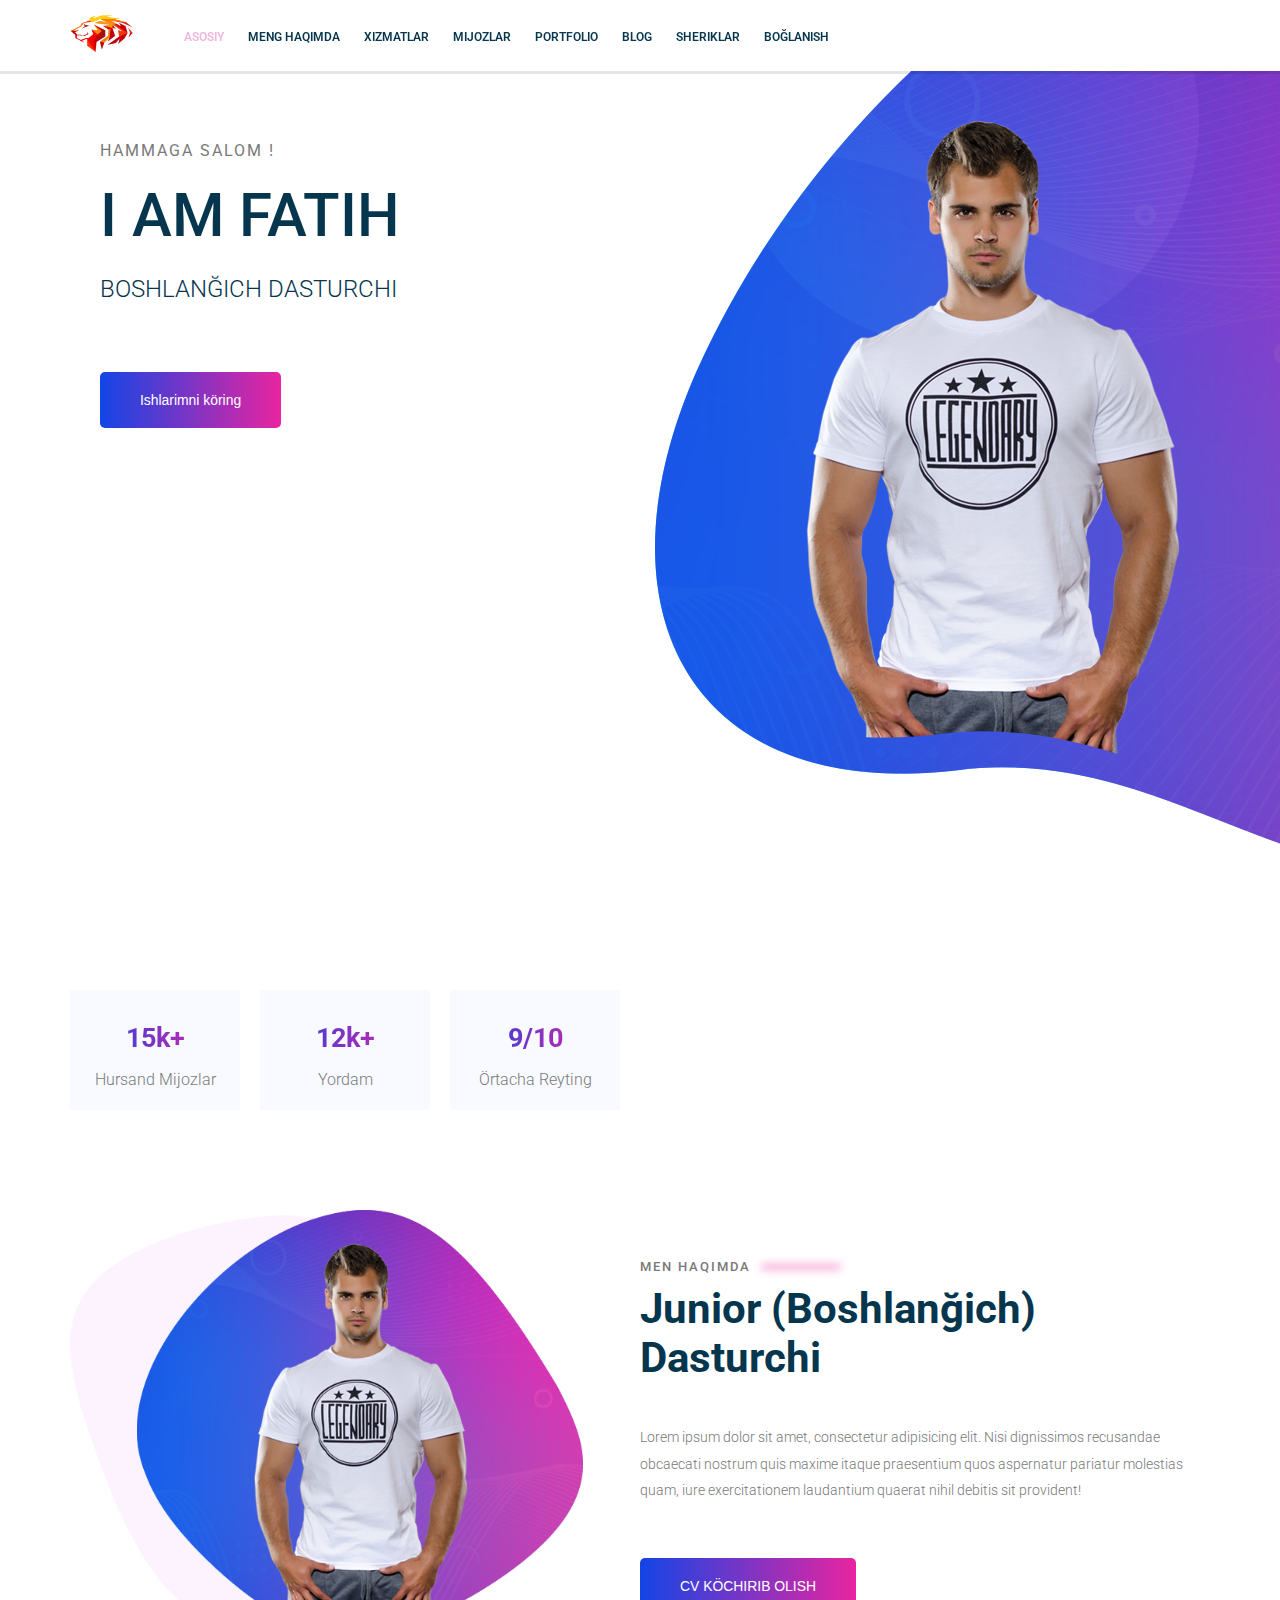
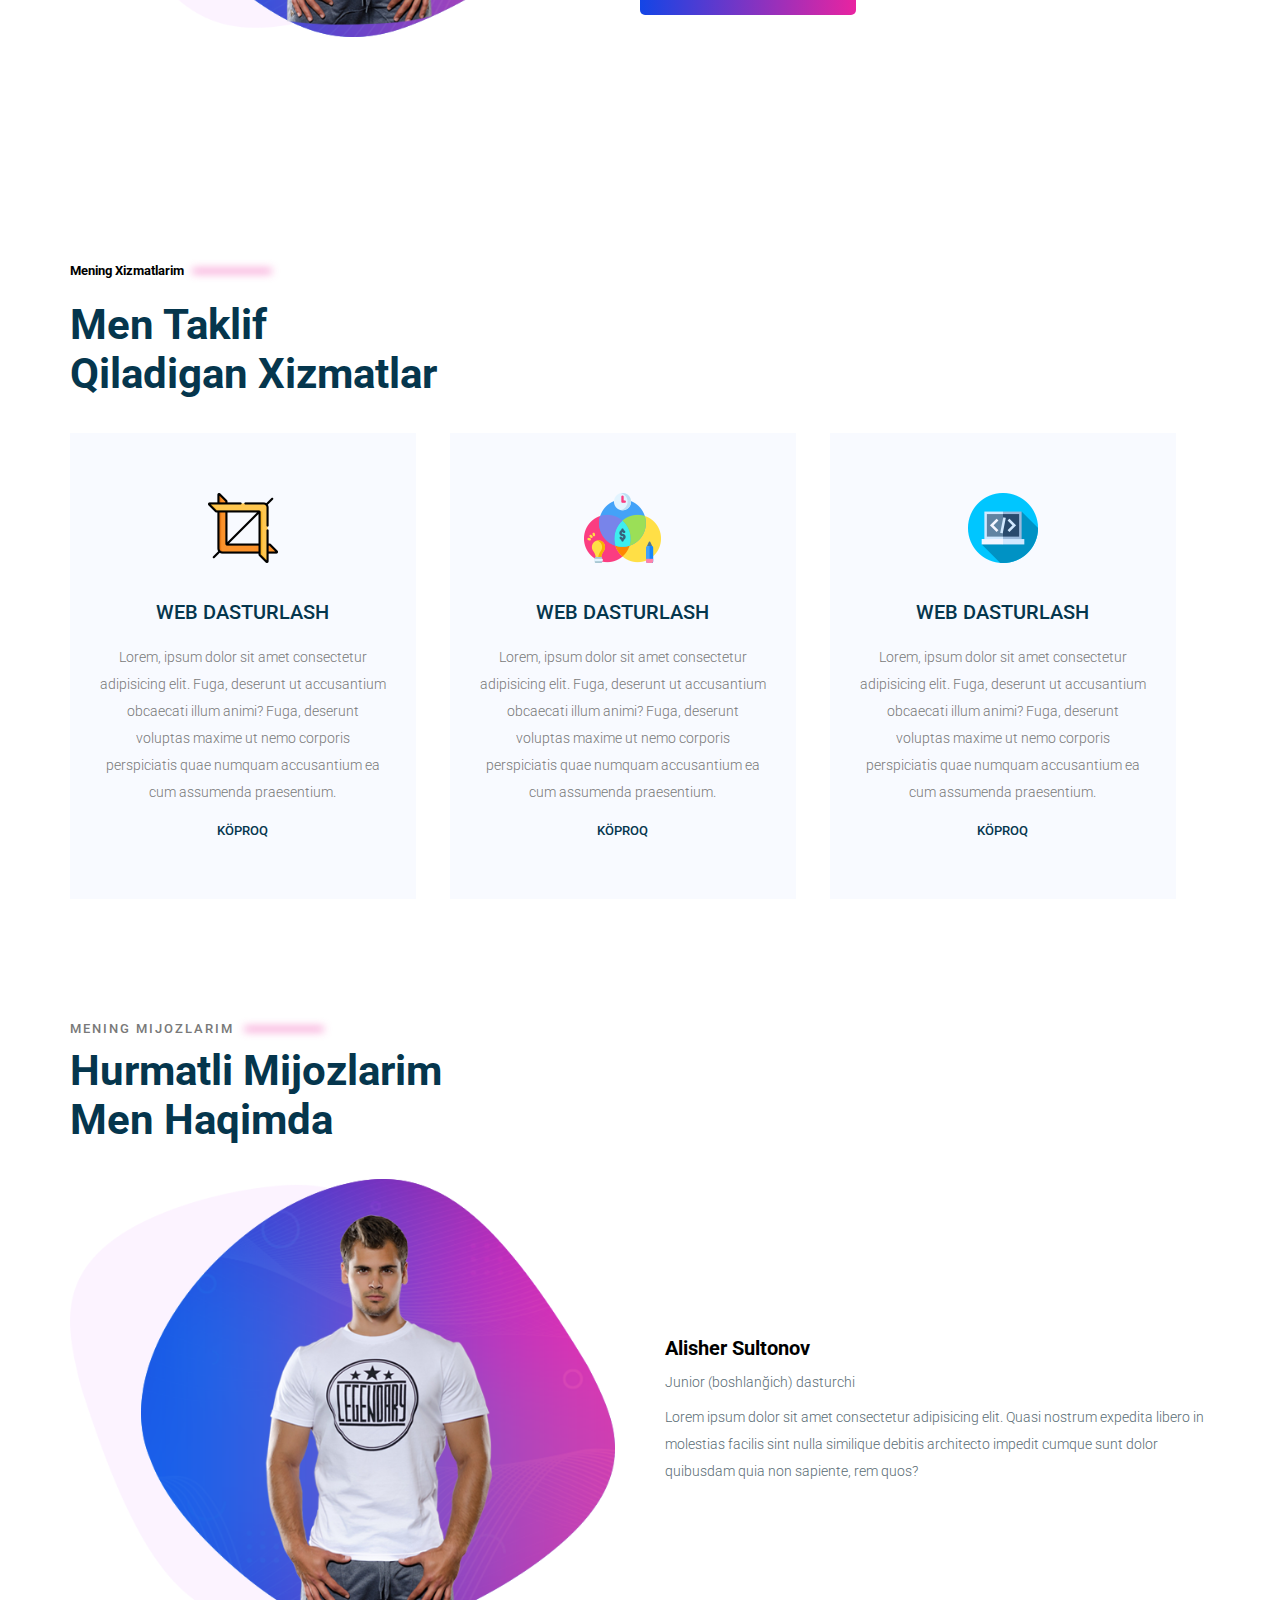
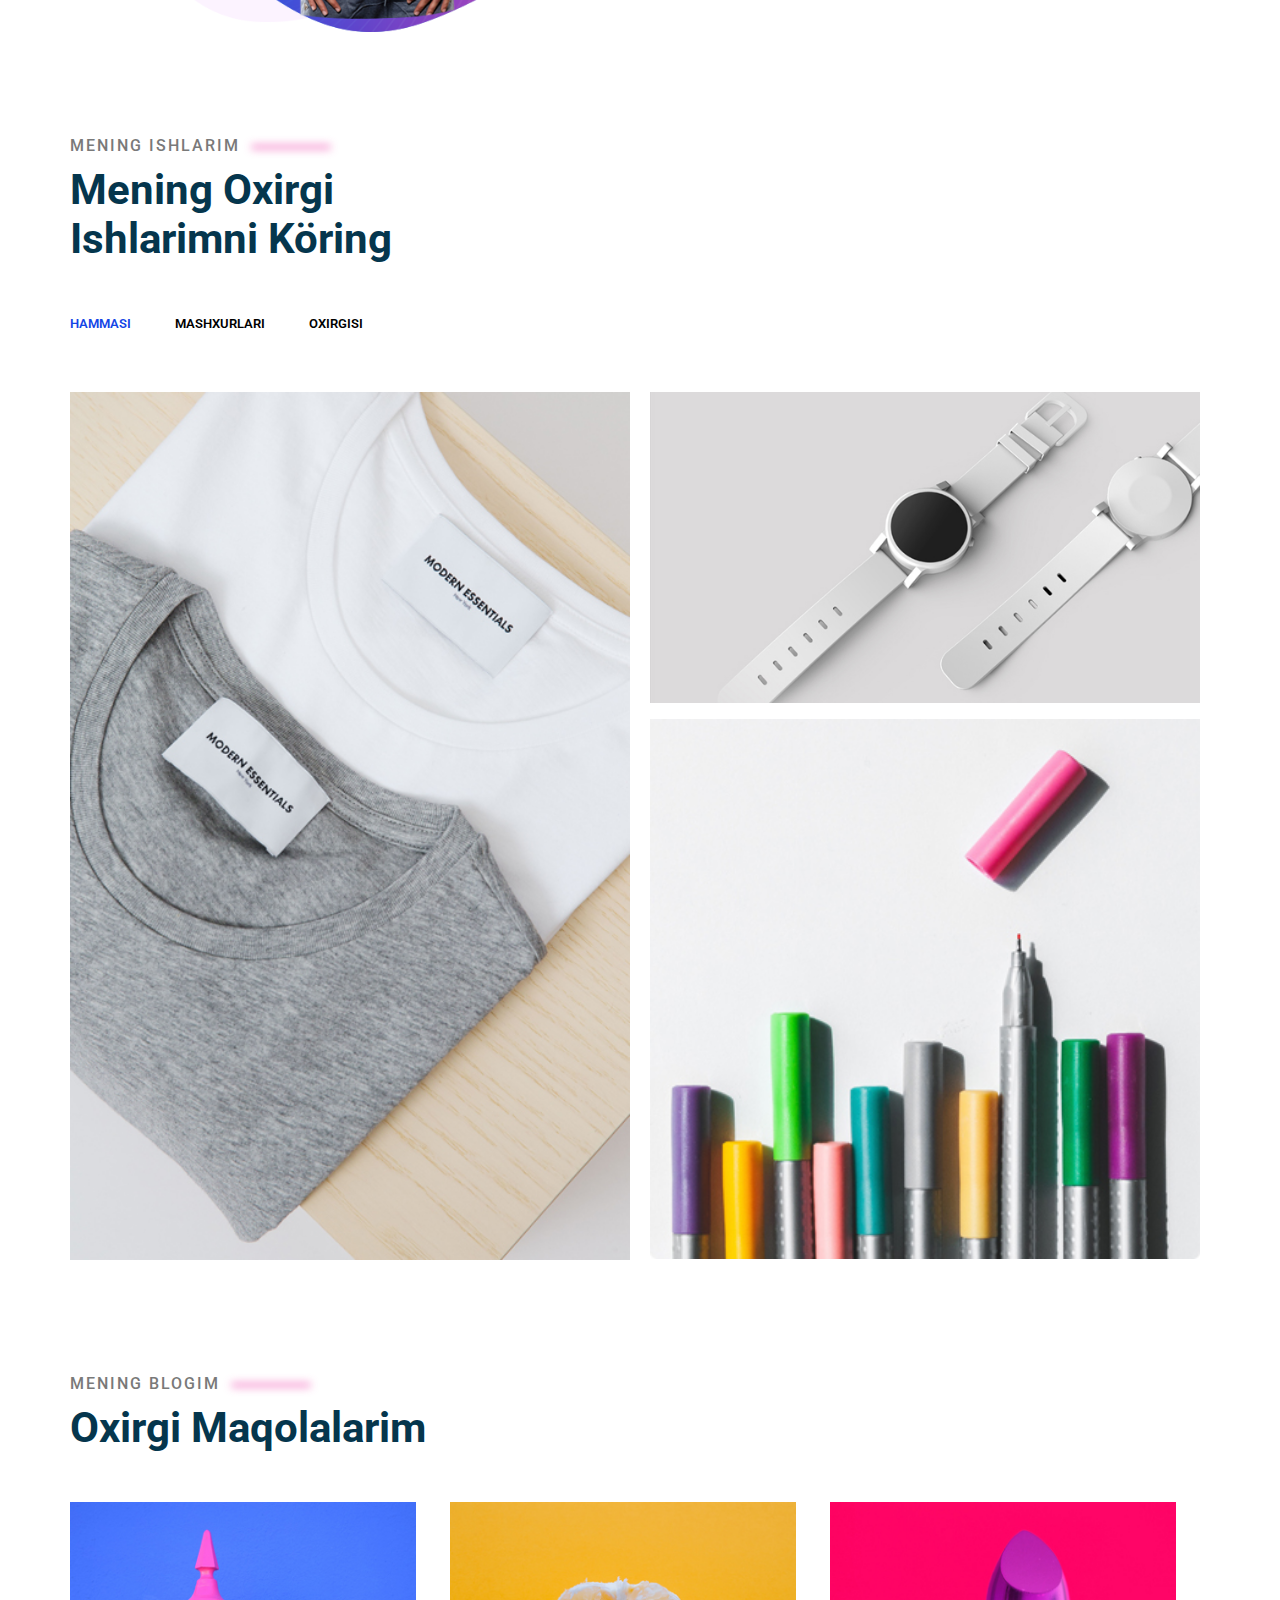
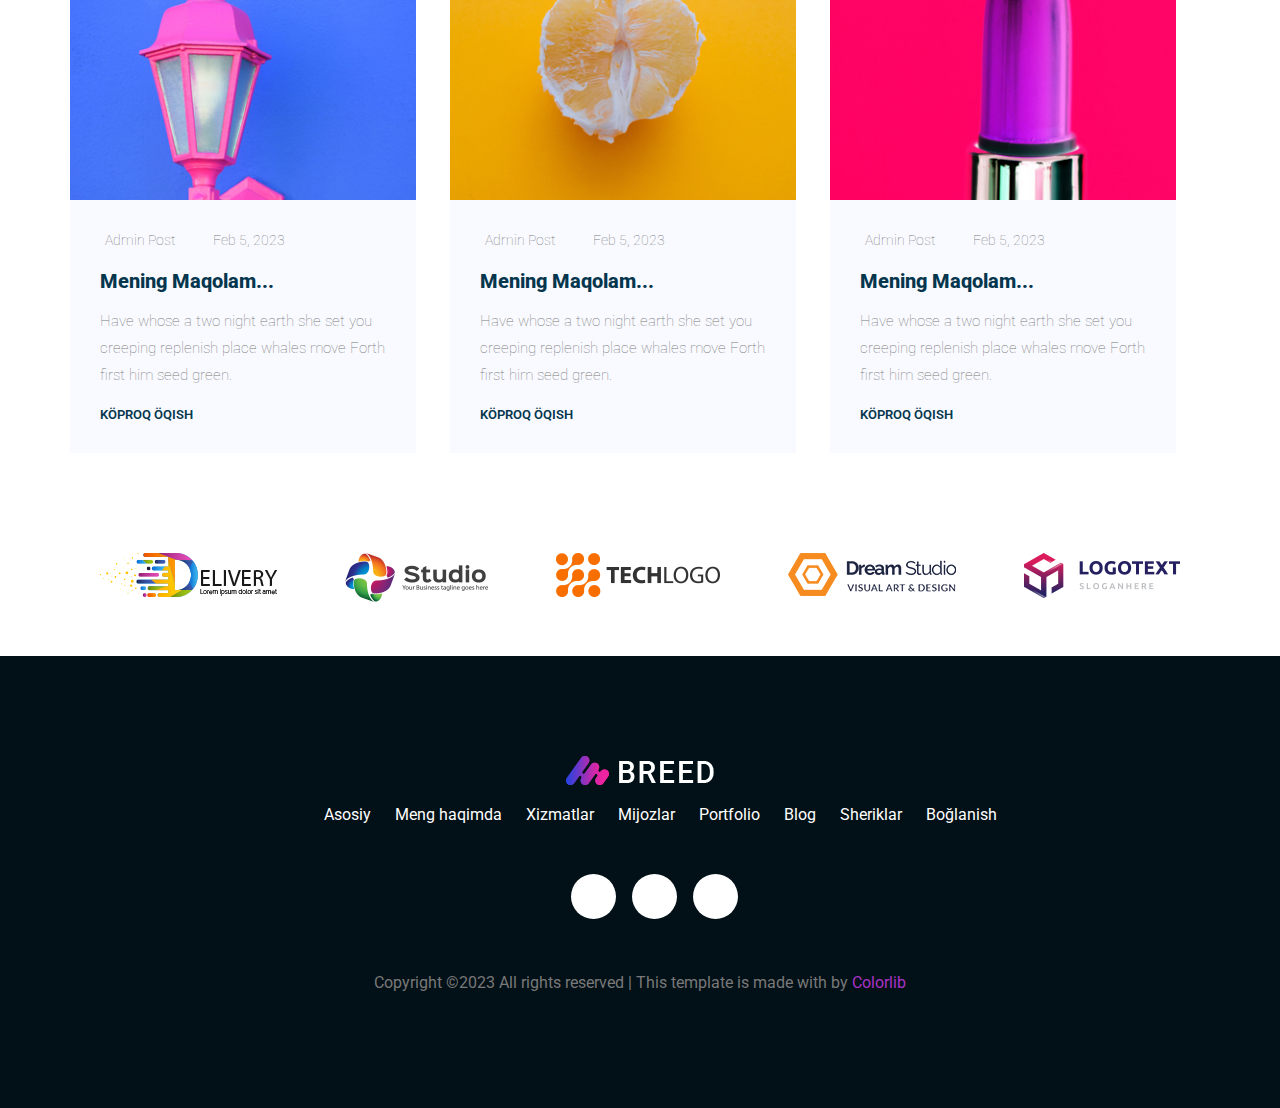
<file: index.html>
<!DOCTYPE html>
<html lang="en">
<head>
    <meta charset="UTF-8">
    <meta http-equiv="X-UA-Compatible" content="IE=edge">
    <meta name="viewport" content="width=device-width, initial-scale=1.0">
    <title>Portfolio</title>
    <link rel="preconnect" href="https://fonts.googleapis.com">
    <link rel="preconnect" href="https://fonts.gstatic.com" crossorigin>
    <link href="https://fonts.googleapis.com/css2?family=Lato:wght@300&family=Roboto:ital,wght@0,100;0,300;0,400;0,500;0,700;0,900;1,100;1,300;1,400;1,500;1,700;1,900&display=swap" rel="stylesheet">
    <link rel="stylesheet" href="./css/shared.css">
    <link rel="stylesheet" href="./css/main.css">
    <link rel="stylesheet" href="https://cdnjs.cloudflare.com/ajax/libs/font-awesome/6.3.0/css/all.min.css" integrity="sha512-SzlrxWUlpfuzQ+pcUCosxcglQRNAq/DZjVsC0lE40xsADsfeQoEypE+enwcOiGjk/bSuGGKHEyjSoQ1zVisanQ==" crossorigin="anonymous" referrerpolicy="no-referrer" />
</head>
<body>
    <!-- Header section -->
    <header class="main-header">
        <div class="container">
            <div class="main-header__brand">
                <a href="index.html">
                    <img src="./images/logo.png" alt="Logo">
                </a>
            </div>
             <nav class="main-navigation">
                <ul class="main-navigation__items">
                    <li class="main-navigation__item active">
                        <a href="./index.html">Asosiy</a>
                    </li>
                    <li class="main-navigation__item">
                        <a href="#main-section">Meng haqimda</a>
                    </li>
                    <li class="main-navigation__item"> 
                        <a href="#services">Xizmatlar</a>
                    </li>
                    <li class="main-navigation__item"> 
                        <a href="#clients">Mijozlar</a>
                    </li>
                    <li class="main-navigation__item">
                        <a href="#portfolio">Portfolio</a>
                    </li>
                    <li class="main-navigation__item">
                        <a href="#blog">Blog</a>
                    </li>
                    <li class="main-navigation__item">
                        <a href="#partners">Sheriklar</a>
                    </li>
                    <li class="main-navigation__item">
                        <a href="./contact.html">Boğlanish</a>
                    </li>
                </ul>
             </nav>  
        </div>
    </header>
    <!-- /Header section -->

    <!-- Main section -->
    <div class="main-banner">
     <div class="container">
        <section id="main-section" class="main-section">
            <div class="main-section__info">
                <h4 class="main-section__welcome to-uppercase">Hammaga Salom !</h4>
                <h1 class="main-section__introduction to-uppercase">I am Fatih</h1>
                <h3 class="main-section__position to-uppercase">Boshlanğich dasturchi</h3>
                <div class="main-section__social-networks">
                    <a href="https://t.me/Fatih000111">
                        <i class="fa-brands fa-telegram"></i>
                    </a>
                    <a href="https://instagram.com/muhammadfatih0813">
                        <i class="fa-brands fa-instagram"></i>
                    </a>
                    <a href="#">
                        <i class="fa-brands fa-whatsapp"></i>
                    </a>
                </div>
                <button type="button" class="button main-section__action">
                    Ishlarimni köring
                </button>
            </div>
            <div class="main-section__image">
                <img src="./images/boy1.png" alt="My image">
            </div>
        </section>
        <div class="clearfix"></div>
     </div>
    </div>
    <!-- /Main section -->

    <!-- Statistics -->
     <div class="container">
        <section id="statistics" class="statistics">
            <div class="statistics__item">
                <h3 class="statistics__number">
                    15k+
                </h3>
                <p class="statistics__title">
                    Hursand Mijozlar
                </p>
            </div>

            <div class="statistics__item">
                <h3 class="statistics__number">
                    12k+
                </h3>
                <p class="statistics__title">
                    Yordam
                </p>
            </div>

            <div class="statistics__item">
                <h3 class="statistics__number">
                    9/10
                </h3>
                <p class="statistics__title">
                    Örtacha Reyting
                </p>
            </div>
        </section>
     </div>
    <!-- /Statistics -->

    <!-- About me section --> 
     <div class="container">
        <section id="about-me" class="about-me">
            <div class="about-me__image">
                <img src="./images/boy2.png" alt="About me foto">
            </div>
            <div class="about-me__info">
                <h5 class="section-subtitle">
                    Men Haqimda
                    <span class="blur-line"></span>
                </h5>
                <h3 class="section-title">
                    Junior (boshlanğich) Dasturchi
                </h3>
                <p class="about-me__description">
                    Lorem ipsum dolor sit amet, consectetur adipisicing elit. Nisi dignissimos recusandae obcaecati nostrum quis maxime itaque praesentium quos aspernatur pariatur molestias quam, iure exercitationem laudantium quaerat nihil debitis sit provident!
                </p>
                <button type="button" class="button to-uppercase about-me__action">
                    CV köchirib olish
                </button>
            </div>
        </section>
        <div class="clearfix"></div>
     </div>
    <!-- /About me section -->

    <!-- Services section -->
     <div class="container">
        <section id="services" class="services">
            <h5 clsss="section-subtitle">
                Mening Xizmatlarim
                <span class="blur-line"></span>
            </h5>
            <h2 class="section-title">
                Men Taklif <br>
                Qiladigan Xizmatlar
            </h2>
            <div class="services-cards">
                <div class="services-card">
                    <img class="services-card__icon" src="./images/s1.png" alt="Services 1">
                    <h5 class="services-card__title">Web Dasturlash</h5>
                    <p class="services-card__description">
                        Lorem, ipsum dolor sit amet consectetur adipisicing elit. Fuga, deserunt ut accusantium obcaecati illum animi? Fuga, deserunt voluptas maxime ut nemo corporis perspiciatis quae numquam accusantium ea cum assumenda praesentium.
                    </p>
                    <a href="#" class="services-card__link">
                        Köproq
                    </a>
                </div>
    
                <div class="services-card">
                    <img class="services-card__icon" src="./images/s2.png" alt="Services 1">
                    <h5 class="services-card__title">Web Dasturlash</h5>
                    <p class="services-card__description">
                        Lorem, ipsum dolor sit amet consectetur adipisicing elit. Fuga, deserunt ut accusantium obcaecati illum animi? Fuga, deserunt voluptas maxime ut nemo corporis perspiciatis quae numquam accusantium ea cum assumenda praesentium.
                    </p>
                    <a href="#" class="services-card__link">
                        Köproq
                    </a>
                </div>
    
                <div class="services-card">
                    <img class="services-card__icon" src="./images/s3.png" alt="Services 1">
                    <h5 class="services-card__title">Web Dasturlash</h5>
                    <p class="services-card__description">
                        Lorem, ipsum dolor sit amet consectetur adipisicing elit. Fuga, deserunt ut accusantium obcaecati illum animi? Fuga, deserunt voluptas maxime ut nemo corporis perspiciatis quae numquam accusantium ea cum assumenda praesentium.
                    </p>
                    <a href="#" class="services-card__link">
                        Köproq
                    </a>
                </div>
            </div>
        </section>
     </div>
    <!-- /Services section-->

    <!-- Clients section -->
    <section id="clients" class="clients">
        <div class="container">
            <h5 class="section-subtitle">
                Mening Mijozlarim
                <span class="blur-line"></span>
            </h5>
            <h2 class="section-title">
                Hurmatli Mijozlarim <br>
                Men Haqimda
            </h2>
            <div class="client-items">
                <div class="client-item">
                    <div class="client-item__image">
                        <img src="./images/boy2.png" alt="Client image">
                    </div>
                    <div class="client-item__info">
                        <h3 class="client-item__name">
                            Alisher Sultonov
                        </h3>
                        <p class="client-item__position">
                            Junior (boshlanğich) dasturchi
                        </p>
                        <p class="client-item__review">
                            Lorem ipsum dolor sit amet consectetur adipisicing elit. Quasi nostrum expedita libero in molestias facilis sint nulla similique debitis architecto impedit cumque sunt dolor quibusdam quia non sapiente, rem quos?
                        </p>
                        <div class="client-item__rate">
                            <i class="fas fa-star"></i>
                            <i class="fas fa-star"></i>
                            <i class="fas fa-star"></i>
                            <i class="fas fa-star"></i>
                            <i class="fas fa-star"></i>
                        </div>
                    </div>
                </div>
            </div>
        </div>
    </section>
    <div class="clearfix"></div>
    <!-- /Clients section -->

    <!-- Portfolio section -->
    <div class="container">
        <section id="portfolio" class="portfolio">
            <div class="section-subtitle">
                Mening Ishlarim
                <span class="blur-line"></span>
            </div>
            <div class="section-title">
                Mening Oxirgi <br>
                Ishlarimni Köring
            </div>
            <ul class="portfolio-filters">
                <li class="active">
                    Hammasi
                </li>
                <li>
                    Mashxurlari
                </li>
                <li>
                    Oxirgisi
                </li>
            </ul>
            <div class="portfolio-items">
                <div class="portfolio-item portfolio-item-1">
                    <img class="portfolio-item__image" src="./images/portfolio1.jpg" alt="">
                    <div class="portfolio-item__overlay"></div>
                    <div class="portfolio-item__info">
                        <h4>
                            <a href="#">Portfolio item 1</a>
                        </h4>
                        <p>
                            Ishim Haqida
                        </p>
                    </div>
                </div>

                <div class="portfolio-item portfolio-item-2">
                    <img class="portfolio-item__image" src="./images/portfolio2.jpg" alt="">
                    <div class="portfolio-item__overlay"></div>
                    <div class="portfolio-item__info">
                        <h4>
                            <a href="#">Portfolio item 2</a>
                        </h4>
                        <p>
                            Ishim Haqida
                        </p>
                    </div>
                </div>

                <div class="portfolio-item portfolio-item-3">
                    <img class="portfolio-item__image" src="./images/portfolio3.3.jpg" alt="">
                    <div class="portfolio-item__overlay"></div>
                    <div class="portfolio-item__info">
                        <h4>
                            <a href="#">Portfolio item 3</a>
                        </h4>
                        <p>
                            Ishim Haqida
                        </p>
                    </div>
                </div>
            </div>
        </section>
    </div>
    <!-- /Portfolio section -->

    <!-- Blog section -->
     <div class="container">
        <section id="blog" class="blog">
            <div class="section-subtitle">
                Mening Blogim
                <span class="blur-line"></span>
            </div>
            <div class="section-title">
                Oxirgi Maqolalarim
            </div>
            <div class="blog-items">
                <div class="blog-item">
                    <div class="blog-item__image">
                        <img src="./images/b1.jpg" alt="Blog 1 image">
                    </div>
                    <div class="blog-item__info">
                        <div class="blog-item__main-info">
                            <span class="blog-item__author">
                                <i class="fa fa-user"></i>
                                Admin Post
                            </span>
                            <span class="blog-item__date">
                                <i class="fa fa-calendar"></i>
                                Feb 5, 2023
                            </span>
                        </div>
                        <h5 class="blog-item__title">
                            Mening Maqolam...
                        </h5>
                        <p class="blog-item__description">
                            Have whose a two night earth she set you creeping replenish place whales move Forth first him seed green.
                        </p>
                        <a class="blog-item__lern-more">
                            Köproq Öqish
                        </a>
                    </div>
                </div>

                <div class="blog-item">
                    <div class="blog-item__image">
                        <img src="./images/b2.jpg" alt="Blog 1 image">
                    </div>
                    <div class="blog-item__info">
                        <div class="blog-item__main-info">
                            <span class="blog-item__author">
                                <i class="fa fa-user"></i>
                                Admin Post
                            </span>
                            <span class="blog-item__date">
                                <i class="fa fa-calendar"></i>
                                Feb 5, 2023
                            </span>
                        </div>
                        <h5 class="blog-item__title">
                            Mening Maqolam...
                        </h5>
                        <p class="blog-item__description">
                            Have whose a two night earth she set you creeping replenish place whales move Forth first him seed green.
                        </p>
                        <a class="blog-item__lern-more">
                            Köproq Öqish
                        </a>
                    </div>
                </div>

                <div class="blog-item">
                    <div class="blog-item__image">
                        <img src="./images/b3.jpg" alt="Blog 1 image">
                    </div>
                    <div class="blog-item__info">
                        <div class="blog-item__main-info">
                            <span class="blog-item__author">
                                <i class="fa fa-user"></i>
                                Admin Post
                            </span>
                            <span class="blog-item__date">
                                <i class="fa fa-calendar"></i>
                                Feb 5, 2023
                            </span>
                        </div>
                        <h5 class="blog-item__title">
                            Mening Maqolam...
                        </h5>
                        <p class="blog-item__description">
                            Have whose a two night earth she set you creeping replenish place whales move Forth first him seed green.
                        </p>
                        <a class="blog-item__lern-more">
                            Köproq Öqish
                        </a>
                    </div>
                </div>
            </div>
        </section>
     </div>
    <!-- /Blog section -->

    <!-- Partners section -->
     <div class="container">
        <section id="partners" class="partners">
            <div class="partner">
                <img src="./images/logo1.png" alt="">
            </div>
            <div class="partner">
                <img src="./images/logo2.png" alt="">
            </div>
            <div class="partner">
                <img src="./images/logo3.png" alt="">
            </div>
            <div class="partner">
                <img src="./images/logo4.png" alt="">
            </div>
            <div class="partner">
                <img src="./images/logo5.png" alt="">
            </div>
        
        </section>
     </div>
    <!-- /Partners section -->

    <!-- Footer section -->
    <footer class="footer">
        <div class="container">
            <div class="footer__brand">
                <img src="./images/logo6.6.png" alt="Logo">
            </div>
            <nav class="footer__navigation">
                <ul class="footer__navigation-items">
                    <li class="footer__navigation-item">
                        <a href="#">Asosiy</a>
                    </li>
                    <li class="footer__navigation-item">
                        <a href="#">Meng haqimda</a>
                    </li>
                    <li class="footer__navigation-item">
                        <a href="#">Xizmatlar</a>
                    </li>
                    <li class="footer__navigation-item">
                        <a href="#">Mijozlar</a>
                    </li>
                    <li class="footer__navigation-item">
                        <a href="#">Portfolio</a>
                    </li>
                    <li class="footer__navigation-item">
                        <a href="#">Blog</a>
                    </li>
                    <li class="footer__navigation-item">
                        <a href="#">Sheriklar</a>
                    </li>
                    <li class="footer__navigation-item">
                        <a href="./contact.html">Boğlanish</a>
                    </li>
                </ul>
            </nav>
            <ul class="footer__socials">
                <li class="footer__social">
                    <a href="#">
                        <i class="fab fa-telegram"></i>
                    </a>
                </li>
                <li class="footer__social">
                    <a href="#">
                        <i class="fab fa-instagram"></i>
                    </a>
                </li>
                <li class="footer__social">
                    <a href="#">
                        <i class="fab fa-youtube"></i>
                    </a>
                </li>
            </ul>
            <p class="footer__text">
                Copyright ©2023 All rights reserved | This template is made with
                <i class="fa fa-heart" aria-hidden="true"></i>
                by <span class="footer__text-color">Colorlib</span> 
            </p>
        </div>
    </footer>
    <!-- /Footer section -->
</body>
</html>
</file>
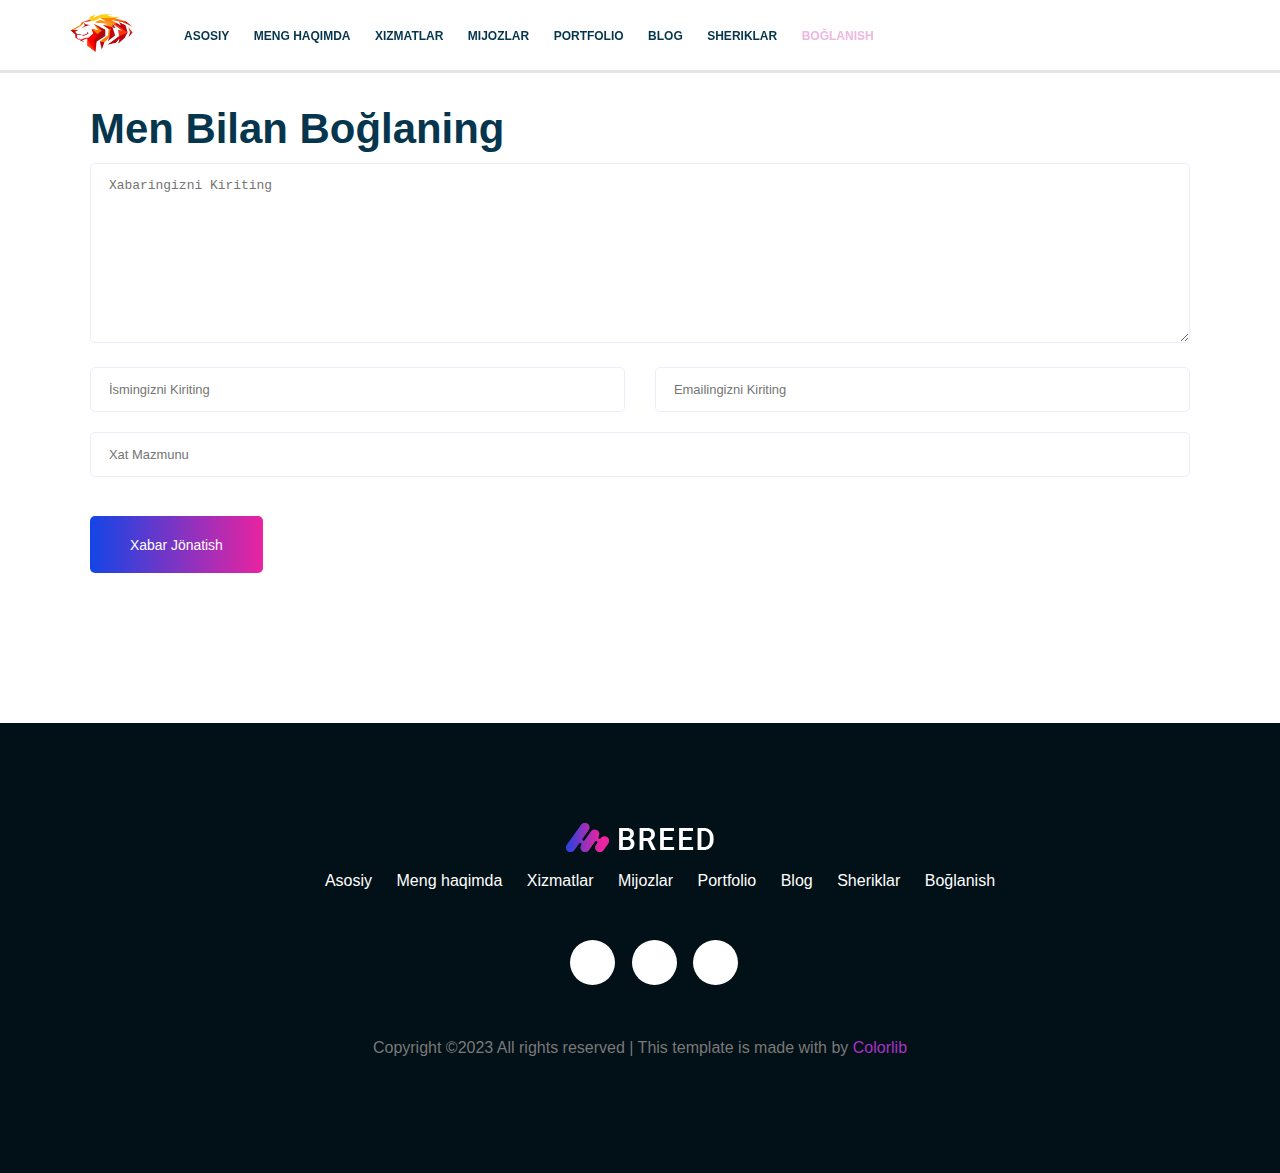
<file: contact.html>
<!DOCTYPE html>
<html lang="en">
<head>
    <meta charset="UTF-8">
    <meta http-equiv="X-UA-Compatible" content="IE=edge">
    <meta name="viewport" content="width=device-width, initial-scale=1.0">
    <title>Portfolio-Boğlanish</title>
   
    <link rel="stylesheet" href="./css/contact.css">
    <link rel="stylesheet" href="./css/shared.css">
    <link rel="stylesheet" href="https://cdnjs.cloudflare.com/ajax/libs/font-awesome/6.3.0/css/all.min.css" integrity="sha512-SzlrxWUlpfuzQ+pcUCosxcglQRNAq/DZjVsC0lE40xsADsfeQoEypE+enwcOiGjk/bSuGGKHEyjSoQ1zVisanQ==" crossorigin="anonymous" referrerpolicy="no-referrer" />
</head>
<body>
    <!-- Header section -->
    <header class="main-header">
        <div class="container">
            <div class="main-header__brand">
                <a href="index.html">
                    <img src="./images/logo.png" alt="Logo">
                </a>
            </div>
             <nav class="main-navigation">
                <ul class="main-navigation__items">
                    <li class="main-navigation__item ">
                        <a href="./index.html">Asosiy</a>
                    </li>
                    <li class="main-navigation__item">
                        <a href="#">Meng haqimda</a>
                    </li>
                    <li class="main-navigation__item"> 
                        <a href="#">Xizmatlar</a>
                    </li>
                    <li class="main-navigation__item"> 
                        <a href="#">Mijozlar</a>
                    </li>
                    <li class="main-navigation__item">
                        <a href="#">Portfolio</a>
                    </li>
                    <li class="main-navigation__item">
                        <a href="#">Blog</a>
                    </li>
                    <li class="main-navigation__item">
                        <a href="#">Sheriklar</a>
                    </li>
                    <li class="main-navigation__item active">
                        <a href="./contact.html">Boğlanish</a>
                    </li>
                </ul>
             </nav>  
        </div>
    </header>
    <!-- /Header section -->

    <div class="container">
        <section class="contact">
            <div class="section-title">
                Men Bilan Boğlaning
            </div>
            <form action="./server.php" method="get">
                <textarea name="massage" rows="10" placeholder="Xabaringizni Kiriting"></textarea>
                <div class="half-flex">
                    <div class="contact__fristname">
                        <input type="text" placeholder="İsmingizni Kiriting" name="fristname">
                    </div>
                    <div class="contact__email">
                        <input type="email" placeholder="Emailingizni Kiriting" name="email">
                    </div>
                </div>
                <input type="text" placeholder="Xat Mazmunu" name="subject">
                <button class="button contact__send" type="submit">Xabar Jönatish</button>
            </form>
        </section>
    </div>

    <!-- Footer section -->
    <footer class="footer">
        <div class="container">
            <div class="footer__brand">
                <img src="./images/logo6.6.png" alt="Logo">
            </div>
            <nav class="footer__navigation">
                <ul class="footer__navigation-items">
                    <li class="footer__navigation-item">
                        <a href="#">Asosiy</a>
                    </li>
                    <li class="footer__navigation-item">
                        <a href="#">Meng haqimda</a>
                    </li>
                    <li class="footer__navigation-item">
                        <a href="#">Xizmatlar</a>
                    </li>
                    <li class="footer__navigation-item">
                        <a href="#">Mijozlar</a>
                    </li>
                    <li class="footer__navigation-item">
                        <a href="#">Portfolio</a>
                    </li>
                    <li class="footer__navigation-item">
                        <a href="#">Blog</a>
                    </li>
                    <li class="footer__navigation-item">
                        <a href="#">Sheriklar</a>
                    </li>
                    <li class="footer__navigation-item">
                        <a href="./contact.html">Boğlanish</a>
                    </li>
                </ul>
            </nav>
            <ul class="footer__socials">
                <li class="footer__social">
                    <a href="#">
                        <i class="fab fa-telegram"></i>
                    </a>
                </li>
                <li class="footer__social">
                    <a href="#">
                        <i class="fab fa-instagram"></i>
                    </a>
                </li>
                <li class="footer__social">
                    <a href="#">
                        <i class="fab fa-youtube"></i>
                    </a>
                </li>
            </ul>
            <p class="footer__text">
                Copyright ©2023 All rights reserved | This template is made with
                <i class="fa fa-heart" aria-hidden="true"></i>
                by <span class="footer__text-color">Colorlib</span> 
            </p>
        </div>
    </footer>
    <!-- /Footer section -->
</body>
</html>
</file>
<file: css/shared.css>
/* Local Fonts */
@font-face {
    font-family: 'Roboto';
    src: url('../fonts/Roboto/Roboto-Black.eot');
    src:('../fonts/Roboto/Roboto-Black.eot?#iefix') format('embedded-opentype'),
       ('../fonts/Roboto/Roboto-Black.woff2') format('woff2'),
       ('../fonts/Roboto/Roboto-Black.woff') format('woff'),
       ('../fonts/Roboto/Roboto-Black.ttf') format('truetype');
    font-weight: 900;
    font-style: normal;
    font-display: swap;
}

@font-face {
    font-family: 'Roboto';
    src:('../fonts/Roboto/Roboto-BoldItalic.eot');
    src:('../fonts/Roboto/Roboto-BoldItalic.eot?#iefix') format('embedded-opentype'),
       ('../fonts/Roboto/Roboto-BoldItalic.woff2') format('woff2'),
       ('../fonts/Roboto/Roboto-BoldItalic.woff') format('woff'),
       ('../fonts/Roboto/Roboto-BoldItalic.ttf') format('truetype');
    font-weight: bold;
    font-style: italic;
    font-display: swap;
}

@font-face {
    font-family: 'Roboto';
    src:('../fonts/Roboto/Roboto-Italic.eot');
    src:('../fonts/Roboto/Roboto-Italic.eot?#iefix') format('embedded-opentype'),
       ('../fonts/Roboto/Roboto-Italic.woff2') format('woff2'),
       ('../fonts/Roboto/Roboto-Italic.woff') format('woff'),
       ('../fonts/Roboto/Roboto-Italic.ttf') format('truetype');
    font-weight: normal;
    font-style: italic;
    font-display: swap;
}

@font-face {
    font-family: 'Roboto';
    src:('../fonts/Roboto/Roboto-Bold.eot');
    src:('../fonts/Roboto/Roboto-Bold.eot?#iefix') format('embedded-opentype'),
       ('../fonts/Roboto/Roboto-Bold.woff2') format('woff2'),
       ('../fonts/Roboto/Roboto-Bold.woff') format('woff'),
       ('../fonts/Roboto/Roboto-Bold.ttf') format('truetype');
    font-weight: bold;
    font-style: normal;
    font-display: swap;
}

@font-face {
    font-family: 'Roboto';
    src:('../fonts/Roboto/Roboto-BlackItalic.eot');
    src:('../fonts/Roboto/Roboto-BlackItalic.eot?#iefix') format('embedded-opentype'),
       ('../fonts/Roboto/Roboto-BlackItalic.woff2') format('woff2'),
       ('../fonts/Roboto/Roboto-BlackItalic.woff') format('woff'),
       ('../fonts/Roboto/Roboto-BlackItalic.ttf') format('truetype');
    font-weight: 900;
    font-style: italic;
    font-display: swap;
}

@font-face {
    font-family: 'Roboto';
    src:('../fonts/Roboto/Roboto-Regular.eot');
    src:('../fonts/Roboto/Roboto-Regular.eot?#iefix') format('embedded-opentype'),
       ('../fonts/Roboto/Roboto-Regular.woff2') format('woff2'),
       ('../fonts/Roboto/Roboto-Regular.woff') format('woff'),
       ('../fonts/Roboto/Roboto-Regular.ttf') format('truetype');
    font-weight: normal;
    font-style: normal;
    font-display: swap;
}

@font-face {
    font-family: 'Roboto';
    src:('../fonts/Roboto/Roboto-Thin.eot');
    src:('../fonts/Roboto/Roboto-Thin.eot?#iefix') format('embedded-opentype'),
       ('../fonts/Roboto/Roboto-Thin.woff2') format('woff2'),
       ('../fonts/Roboto/Roboto-Thin.woff') format('woff'),
       ('../fonts/Roboto/Roboto-Thin.ttf') format('truetype');
    font-weight: 100;
    font-style: normal;
    font-display: swap;
}

@font-face {
    font-family: 'Roboto';
    src:('../fonts/Roboto/Roboto-MediumItalic.eot');
    src:('../fonts/Roboto/Roboto-MediumItalic.eot?#iefix') format('embedded-opentype'),
       ('../fonts/Roboto/Roboto-MediumItalic.woff2') format('woff2'),
       ('../fonts/Roboto/Roboto-MediumItalic.woff') format('woff'),
       ('../fonts/Roboto/Roboto-MediumItalic.ttf') format('truetype');
    font-weight: 500;
    font-style: italic;
    font-display: swap;
}

@font-face {
    font-family: 'Roboto';
    src:('../fonts/Roboto/Roboto-ThinItalic.eot');
    src:('../fonts/Roboto/Roboto-ThinItalic.eot?#iefix') format('embedded-opentype'),
       ('../fonts/Roboto/Roboto-ThinItalic.woff2') format('woff2'),
       ('../fonts/Roboto/Roboto-ThinItalic.woff') format('woff'),
       ('../fonts/Roboto/Roboto-ThinItalic.ttf') format('truetype');
    font-weight: 100;
    font-style: italic;
    font-display: swap;
}

@font-face {
    font-family: 'Roboto';
    src:('../fonts/Roboto/Roboto-Medium.eot');
    src:('../fonts/Roboto/Roboto-Medium.eot?#iefix') format('embedded-opentype'),
       ('../fonts/Roboto/Roboto-Medium.woff2') format('woff2'),
       ('../fonts/Roboto/Roboto-Medium.woff') format('woff'),
       ('../fonts/Roboto/Roboto-Medium.ttf') format('truetype');
    font-weight: 500;
    font-style: normal;
    font-display: swap;
}

@font-face {
    font-family: 'Roboto';
    src:('../fonts/Roboto/Roboto-Light.eot');
    src:('../fonts/Roboto/Roboto-Light.eot?#iefix') format('embedded-opentype'),
       ('../fonts/Roboto/Roboto-Light.woff2') format('woff2'),
       ('../fonts/Roboto/Roboto-Light.woff') format('woff'),
       ('../fonts/Roboto/Roboto-Light.ttf') format('truetype');
    font-weight: 300;
    font-style: normal;
    font-display: swap;
}

@font-face {
    font-family: 'Roboto';
    src:('../fonts/Roboto/Roboto-LightItalic.eot');
    src:('../fonts/Roboto/Roboto-LightItalic.eot?#iefix') format('embedded-opentype'),
       ('../fonts/Roboto/Roboto-LightItalic.woff2') format('woff2'),
       ('../fonts/Roboto/Roboto-LightItalic.woff') format('woff'),
       ('../fonts/Roboto/Roboto-LightItalic.ttf') format('truetype');
    font-weight: 300;
    font-style: italic;
    font-display: swap;
}

/* Core styles */
html{
    scroll-behavior: smooth;
}

body{
    margin: 0;
    font-family:  Roboto, sans-serif;
}

a{
    transition: all 0.3s ease-in-out;
}

.container{
    width: 1140px;
    margin: 0 auto;
}

.to-uppercase{
    text-transform: uppercase;
}

.clearfix{
    clear: both;
}

.section-subtitle{
    letter-spacing: 2px;
    font-weight: 500;
    margin-bottom: 0.625rem; /* 10px / 16px = 0.625rem */
    color: #797979;
    text-transform: uppercase;
}

.section-title{
    margin-top: 0.32rem; /* 5px / 16px = 0.32rem */
    font-size: 2.62rem; /* 42px / 16px = 2.62rem */
    font-weight: 700;
    text-transform: capitalize;
    color: #05364d;
}

.button{
    border: none;
    background: linear-gradient(to right, #1345e6 0%, #ed239f 51%, #1345e6 100%);
    color: #ffff;
    font-weight: 500;
    font-size: 0.87rem; /* 14px / 16px = 0.87rem */
    padding: 1.26rem 2.5rem; /* 1) 20px / 16px = 1.26rem 2) 40px / 16px = 2.5rem */
    cursor: pointer;
    border-radius: 5px;
    background-size: 200% auto;
    transition: all 0.3s ease-in-out;
}

.button:hover{
    background-position: right center;
}

.blur-line{
    display: inline-block;
    position: relative;
    top: -2px;
    margin-left: 0.32rem; /* 5px / 16px = 0.32rem */
    width: 80px;
    height: 4px;
    background-color: rgb(237,35,159,0.6);
    filter: blur(4px);
    border-radius: 4px;
}

/* Main header styles */
.main-header{
    position: fixed;
    top: 0;
    left: 0;
    width: 100%;
    background-color: white;
    box-shadow: 0px 3px 0px rgb(0 0 0 / 10%);
    z-index: 10;
}

.main-header .container{
    display: flex;
    align-items: center;
}


.main-header__brand img{
    width: 64px;
}


.main-navigation__item{
    display: inline-block;
    padding: 0.625rem; /* 10px / 16px = 0.625rem */
}

.main-navigation__item a{
    color: #05364d;
    text-decoration: none;
    text-transform: uppercase;
    font-size: 0.75rem; /* 12px / 16px = 0.75rem */
    font-weight: 600;
}

.main-navigation__item a:hover{
    color: #efb6df;
}

.main-navigation__item.active a{
    color: #efb6df;
}

/* Footer section styles */
.footer{
    padding: 100px 0;
    margin-top: 50px;
    background-color: #021017;
    text-align: center;
}

.footer__brand img{
    width: 148px;
}

.footer__navigation-items{
    margin-bottom: 50px;
}

.footer__navigation-item{
    display: inline-block;
    padding: 0 10px;
}

.footer__navigation-item a{
    color: white;
    text-decoration: none;
}

.footer__social:hover{
    background: linear-gradient(90deg, #1345e6 0%, #ed239f 100%);
}

.footer__social:hover i{
    color: white;
}

.footer__social{
    display: inline-block;
    width: 45px;
    height: 45px;
    line-height: 45px;
    text-align: center;
    background-color: #ffffff;
    border-radius: 36px;
    color: #05364d;
    font-size: 1rem;
    margin-right: 12px;
}

.footer__social a{
    color: #021017;
}

.footer__text{
    color: #797979;
    margin-top: 50px;
}

.footer__text-color{
    color: #a932c7;
}

@media only screen and (max-width: 991px) {
    .container{
        width: 90%;
    }

    /* Navigation menu */
    .main-navigation{
        display: none;
    }

    /* Footer */
    .footer__navigation{
        display: none;
    }
    
}

@media only screen and (max-width: 768px) {
    .container{
        width: 92%;
    }
}
</file>
<file: css/main.css>
/* Main section */
.main-banner{
    background: url(../images/home-banner.png) no-repeat top center;
    background-position: center;
    background-size: cover;
    min-height: 890px;
}

.main-section{
    padding: 7.5rem 1.87rem; /* 1) 120px / 16px = 7.5rem 2) 30px / 16px = 1.87rem */
    display: flex;
    justify-content: space-between;
}


.main-section__image{
    text-align: right;
}

.main-section__welcome{
    font-size: 1rem; /* 16px / 16px = 1rem */
    font-weight: 400;
    margin-bottom: 1.25rem; /* 20px / 16px = 1.25rem */
    letter-spacing: 2px;
    color: #797979;
}

.main-section__introduction{
    margin-top: 1.25rem; /* 20px / 16px = 1.25rem */
    font-size: 3.75rem; /* 60px / 16px = 3.75rem */
    font-weight: 500;
    margin-bottom: 1.25rem; /* 20px / 16px = 1.25rem */
    color: #05364e;
}

.main-section__position{
    color: #05364e;
    font-size: 1.5rem; /* 24px / 16px = 1.5rem */
    font-weight: 300;
    margin-bottom: 1.25rem; /* 20px / 16px = 1.25rem */
}

.main-section__social-networks a{
    color: #8fa1aa;
    font-size: 1.25rem; /* 20px / 16px = 1.25rem */
    display: inline-block;
    margin-right: 1rem; /* 16px / 16px = 1rem */
    cursor: pointer;
}

.main-section__social-networks a:hover i{
    color: #1c44e4;
}

.main-section__action{
    margin-top: 1.87rem; /* 30px / 16px = 1.87rem */
}

/* Statistics section */
.statistics{
    padding-top: 6.25rem; /* 100px / 16px = 6.25rem */
    display: flex;
}

.statistics__item{
    width: 150px;
    background-color: #f8faff;
    text-align: center;
    padding: 0.32rem 0.625rem; /* 1) 5px / 16px = 0.32rem 2) 10px / 16px = 0.625rem */
    margin-right: 1.25rem; /* 20px / 16px = 1.25rem */
}

.statistics__number{
    font-size: 1.69rem; /* 27px / 16px = 1.69rem */
    margin-bottom: 0.32rem; /* 5px / 16px = 0.32rem */
    background: linear-gradient(90deg, #1345e6 0%, #ed239f 100%);
    -webkit-background-clip: text;
    -webkit-text-fill-color: transparent;
}   

.statistics__title{
    font-size: 1rem; /* 16px / 16px = 1rem */
    color: #797979;
    font-weight: 300;
}

/* About me section */
.about-me{
    padding: 6.25rem 0; /* 100px / 16px = 6.25rem */
    display: flex;
    align-items: center;
}

.about-me > div{
    flex: 1;
}

.about-me__image img{
    width: 90%;
}

.about-me__description{
    font-size: 0.87rem; /* 14px / 16px = 0.87rem */
    font-weight: 300;
    color: #797979;
    line-height: 1.68rem; /* 27px / 16px = 1.68rem */
}

.about-me__action{
    margin-top: 2.5rem; /* 40px / 16px = 2.5rem */
}

/* Services section styles */
.services{
    padding-top: 6.25rem; /* 100px / 16px = 6.25rem */
}

.services-cards{
    display: flex;
    justify-content: space-between;

}

.services-card{
    padding: 3.75rem 1.87rem ; /* 1) 60px / 16px = 3.75rem 2) 30px / 16px = 1.87rem */
    background-color: #f8faff;
    margin-right: 3%;
    text-align: center;
    box-sizing: border-box;
    transition: all 0.4s ease 0s;
}

.services-card__title{
    color: #05364d;
    font-size: 1.25rem; /* 20px / 16px = 1.25rem */
    font-weight: 500;
    margin-bottom: 1.25rem; /* 20px / 16px = 1.25rem */
    text-transform: uppercase;
}

.services-card__description{
    font-size: 0.87rem; /* 14px / 16px = 0.87rem */
    line-height: 1.68rem; /* 27px / 16px = 1.68rem */
    font-weight: 300;
    color: #797979;
}

.services-card__link{
    font-size: 0.81rem; /* 13px / 16px = 0.81rem */
    font-weight: 500;
    text-transform: uppercase;
    color: #05364d;
    text-decoration: none;
}

.services-card:hover{
    background-color: #5f30ff;
}

.services-card:hover .services-card__title,
.services-card:hover .services-card__description,
.services-card:hover .services-card__link{
    color: #ffffff;
}

/* Clients section styles */ 
.clients{
    padding-top: 6.25rem; /* 100px / 16px = 6.25rem */
}

.client-item{
    display: flex;
    align-items: center;
}

.client-item > div{
    flex: 1;
}

.client-item__image img{
    width: 100%;
}

.client-item__info{
    padding-left: 3.125rem; /* 50px / 16px = 3.125rem */
}

.client-item__name{
    font-size: 1.25rem; /* 20px / 16px = 1.25rem */
    margin-bottom: 0.25rem;
}

.client-item__position{
    font-size:  0.87rem; /* 14px / 16px = 0.87rem */
    font-weight: 300;
    color: #5b6d75;
}

.client-item__review{
    font-size:  0.87rem; /* 14px / 16px = 0.87rem */
    line-height: 1.68rem; /* 27px / 16px = 1.68rem */
    font-weight: 300;
    color: #5b6d75;
}

.client-item__rate{
    color: #ffd085;
}

/* Portfolio section styles */
.portfolio{
    padding: 6.25rem 0; /* 100px / 16px = 6.25rem */
}

.portfolio-filters{
    list-style: none;
    padding-left: 0;
    margin-top: 3.125rem; /* 50px / 16px = 3.125rem */
}

.portfolio-filters li{
    display: inline-block;
    margin-right: 2.5rem; /* 40px / 16px = 2.5rem */
    font-size: 0.81rem; /* 13px / 16px = 0.81rem */
    font-weight: 600;
    text-transform: uppercase;
    cursor: pointer;
}

.portfolio-filters li:hover,
.portfolio-filters li.active{
    color: #1345e6;
}

.portfolio-items{
    margin-top: 3.125rem; /* 50px / 16px = 3.125rem */
    position: relative;
}

.portfolio-item{
    position: relative;
    display: inline-block;
    cursor: pointer;
    width: 50%;
    padding: 0.625rem;
    box-sizing: border-box;
}

.portfolio-item-1{
    padding-left: 0;
}

.portfolio-item-2{
    position: absolute;
    top: 0;
    right: 0;
}

.portfolio-item-3{
    position: absolute;
    top: 327px;
    right: 0;
}

.portfolio-item__image{
    width: 100%;
}

.portfolio-item__overlay{
    position: absolute;
    left: 0;
    top: 0;
    height: 100%;
    width: 100%;
    z-index: 1;
    transition: all 0.4s ease 0s;
}

.portfolio-item__info{
    position: absolute;
    bottom: 44px;
    left: 80px;
    color: white;
    visibility: hidden;
    opacity: 0;
    z-index: 1;
    transition: all 0.4s ease 0s;
}

.portfolio-item__info a{
    color: white;
    text-decoration: none;
}

.portfolio-item:hover .portfolio-item__overlay{
    visibility: visible;
    top: 20px;
    left: 20px;
    background: rgba(19, 69, 230, 0.9);
}

.portfolio-item:hover .portfolio-item__info{
    visibility: visible;
    bottom: 24px;
    left: 60px;
    opacity: 1;
}

/* Blog section styles */
.blog{
    padding-top: 6.25rem 0; /* 100px / 16px = 6.25rem */
}

.blog-items{
    margin-top: 3.125rem; /* 50px / 16px = 3.125rem */
    display: flex;
    justify-content: space-between;
}

.blog-item{
    overflow: hidden;
    margin-right: 3%;
    box-sizing: border-box;
}

.blog-item:hover{
    box-shadow: 0px 10px 20px rgb(5 54 77 / 10%);
}

.blog-item:hover .blog-item__info{
    background-color: white;
}

.blog-item__image{
    overflow: hidden;
}

.blog-item__image img{
    width: 100%;
    vertical-align: middle;
    transition: all 0.4s ease 0s;
}

.blog-item:hover .blog-item__image img{
    transform: scale(1.1);
}

.blog-item__info{
    background-color: #f8faff;
    padding: 1.87rem; /* 30px / 16px = 1.87rem */
    color: #797979;
}

.blog-item__main-info span{
    font-size: 0.87rem; /* 14px / 16px = 0.87rem */
    margin-right: 1.87rem; /* 30px / 16px = 1.87rem */
    font-weight: lighter;
}

.blog-item__info i{
    margin-right: 0.31rem;
}

.blog-item__title{
    font-size: 1.25rem; /* 20px / 16px = 1.25rem */
    margin-top: 1.25rem; /* 20px / 16px = 1.25rem */
    margin-bottom: 0.94rem;
    color: #05364d;
    font-weight: 800;
}

.blog-item__description{
    line-height: 1.69rem;
    font-weight: lighter;
    font-size: 0.94rem;
}

.blog-item__lern-more{
    font-size: 0.81rem;
    font-weight: 600;
    text-transform: uppercase;
    color: #05364d;
    cursor: pointer;
}

.blog-item__lern-more:hover{
    color: #ed239f;
}

/* Partners section styles */
.partners{
    padding-top: 6.25rem;
    display: flex;
    justify-content: space-between;
}

.partner{
    padding: 0 1.87rem;
}

@media only screen and (max-width: 991px) {
    /* Main section */
    .main-section__image{
        display: none;
    }

    .main-section > div{
        width: 100%;
    }

    /* Statistics */
    .statistics{
        padding-top: 1rem;
        text-align: center;
        justify-content: center;
    }

    /* About me section */
    .about-me{
        padding: 1.5rem 0;
    }

    .about-me > div{
        width: 100%;
    }

    .about-me__image{
        display: none;
    }

    /* Services section */
    .services{
        padding: 1.5rem 0;
    }

    .services-cards{
        flex-wrap: wrap;
    }

    .services-card{
        flex-basis: 45%;
        margin-bottom: 20px;
    }

    /* Clients */
    .clients{
        padding: 1.5rem 0;
    }

    .client-item{
        flex-direction: column;
    }

    .client-item > div{
        width: 100%;
        float: none;
    }

    /* Blog */
    .blog{
        padding: 1.5rem 0;
    }

    .blog-items{
        flex-wrap: wrap;
    }

    .blog-item{
        flex-basis: 45%;
        margin-bottom: 20px;
    }

    /* Partners */
    .partners{
        padding: 1.5rem 0;
    }

    .partners{
        flex-direction: column;
    }

    .partner{
        padding: 0;
        text-align: center;
        margin-bottom: 10px;
    }
}


@media only screen and (max-width: 767px) {
    /* Main section */
    .main-banner{
        background: none;
        min-height: auto;
    }

    .main-section__action{
        display: none;
    }

    .main-section__introduction{
        font-size: 3rem;
    }

    /* Statistics section */
    .statistics{
        flex-direction: column;
    }

    .statistics__item{
        width: 100%;
        margin-bottom: 20px;
        margin-right: 0;
        box-sizing: border-box;
    }

    /* Services section */
    .services-card{
        flex-basis: 100%;
        margin-right: 0;
        margin-bottom: 20px;
    }

    /* Portfolio */
    .portfolio{
        padding: 1.5 0;
    }

    .portfolio-item{
        width: 100%;
    }

    .portfolio-item-2,
    .portfolio-item-3{
        position: static;
    }

    /* Blog */
    .blog-items{
        flex-direction: column;
    }
    
    .blog-item{
        margin-right: 0;
        margin-bottom: 20px;
    }
}
</file>
<file: css/contact.css>
.contact{
    padding: 6.25rem 1.25rem;
    
}

textarea, input{
    width: 100%;
    padding: 0.87rem;
    margin-top: 0.625rem;
    margin-bottom: 0.625rem;
    border: 1px solid #f0e9ff;
    border-radius: 5px;
    padding-left: 1.12rem;
    font-size: 0.81rem;
    background: transparent;
    color: #495057;
    box-sizing: border-box;
}

textarea:focus,
input:focus{
    outline: 0;
}

.half-flex{
    display: flex;
}

.contact__fristname{
    padding-right: 0.94rem;
    flex: 1;
}

.contact__email{
    padding-left: 0.94rem;
    flex: 1;
}

.contact__send{
    margin-top: 1.87rem;
}

@media only screen and (max-width: 991px) {
    .half-flex{
        flex-direction: column;
    }

    .contact__fristname,
    .contact__email{
        padding: 0;
    }
    
}
</file>
